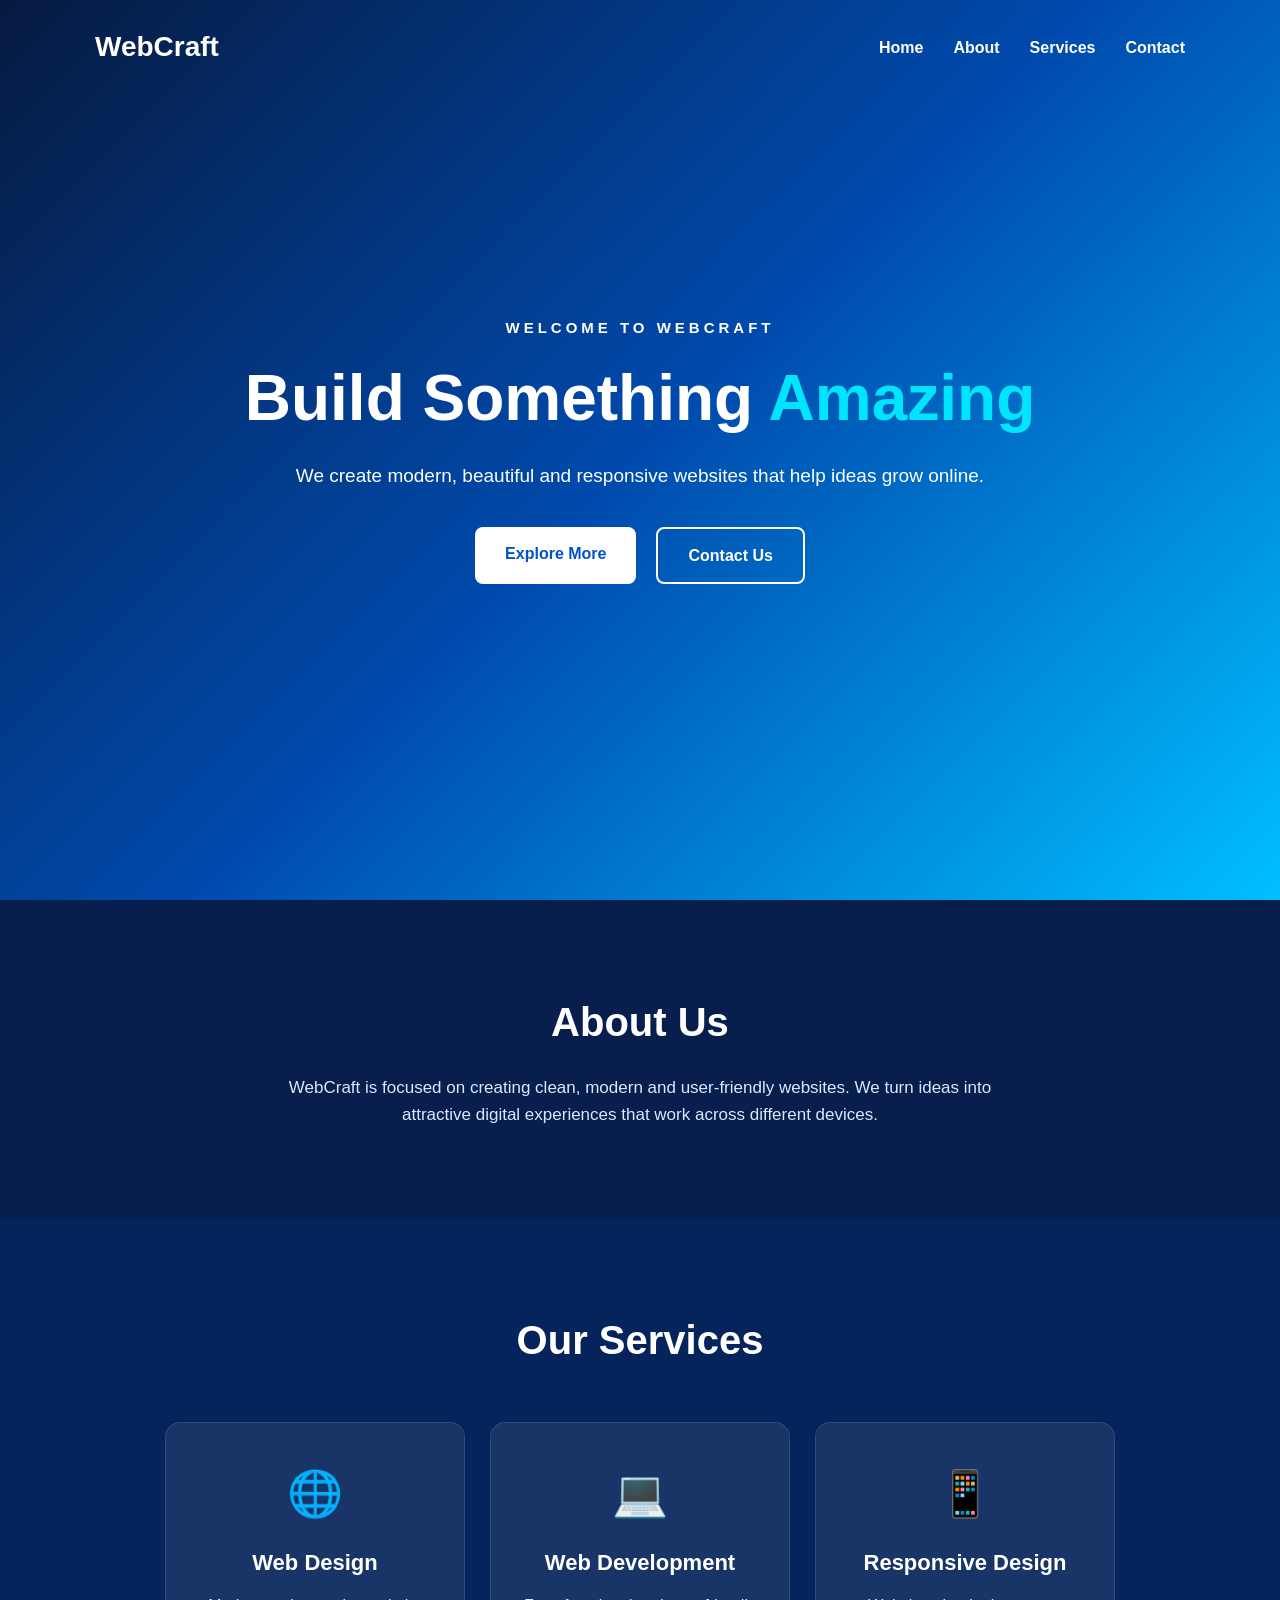
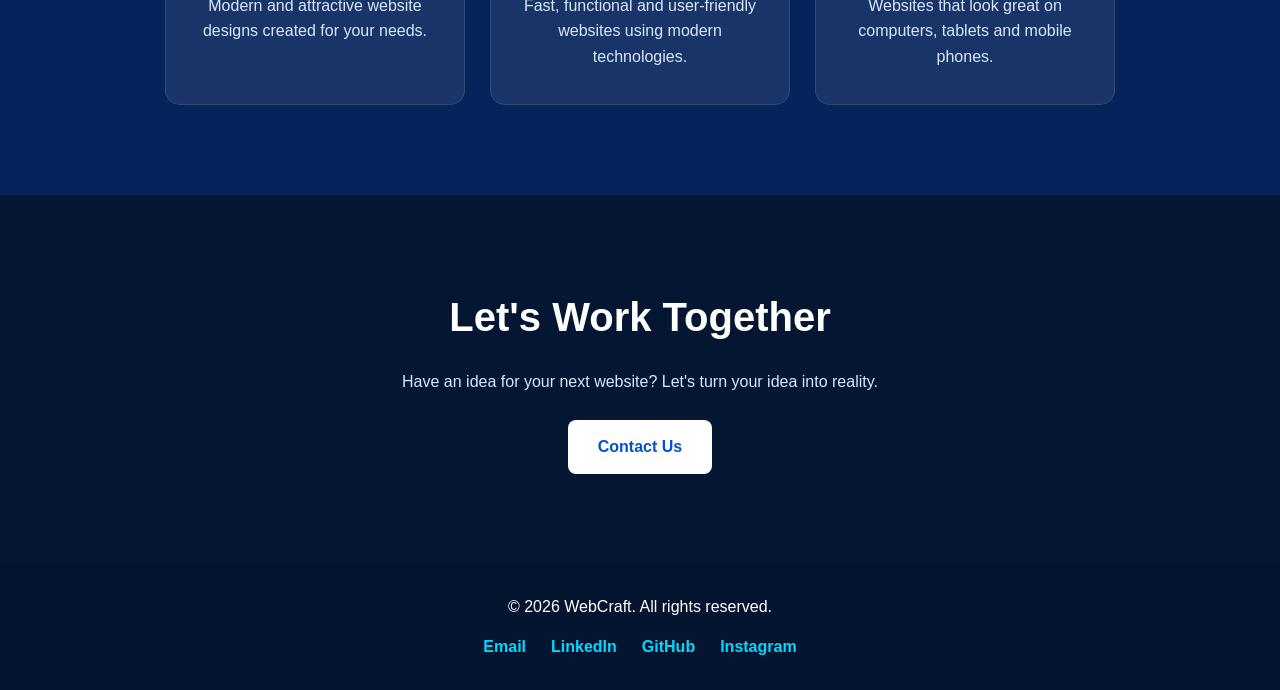
<file: OIBSIP/WebDev-L1-LandingPage/index.html>
<!DOCTYPE html>
<html lang="en">
<head>
    <meta charset="UTF-8">
    <meta name="viewport" content="width=device-width, initial-scale=1.0">

    <title>WebCraft | Creative Web Solutions</title>

    <!-- CSS File -->
    <link rel="stylesheet" href="style.css">
</head>

<body>

    <header>
        <nav class="navbar">

            <div class="logo">
                WebCraft
            </div>

            <ul class="nav-links">
                <li><a href="#home">Home</a></li>
                <li><a href="#about">About</a></li>
                <li><a href="#services">Services</a></li>
                <li><a href="#contact">Contact</a></li>
            </ul>

        </nav>
    </header>

    <section id="home" class="hero">

        <p class="welcome">WELCOME TO WEBCRAFT</p>

        <h1>
            Build Something <span>Amazing</span>
        </h1>

        <p class="hero-text">
            We create modern, beautiful and responsive websites
            that help ideas grow online.
        </p>

        <div class="hero-buttons">
            <a href="#services" class="btn primary-btn">
                Explore More
            </a>

            <a href="#contact" class="btn secondary-btn">
                Contact Us
            </a>
        </div>

    </section>

    <section id="about" class="section about">

        <h2>About Us</h2>

        <p>
            WebCraft is focused on creating clean, modern and
            user-friendly websites. We turn ideas into attractive
            digital experiences that work across different devices.
        </p>

    </section>

    <section id="services" class="section services">

        <h2>Our Services</h2>

        <div class="service-container">

            <div class="service-card">
                <div class="icon">🌐</div>
                <h3>Web Design</h3>
                <p>
                    Modern and attractive website designs
                    created for your needs.
                </p>
            </div>


            <div class="service-card">
                <div class="icon">💻</div>
                <h3>Web Development</h3>
                <p>
                    Fast, functional and user-friendly
                    websites using modern technologies.
                </p>
            </div>


            <div class="service-card">
                <div class="icon">📱</div>
                <h3>Responsive Design</h3>
                <p>
                    Websites that look great on computers,
                    tablets and mobile phones.
                </p>
            </div>

        </div>

    </section>

    <section id="contact" class="section contact">

        <h2>Let's Work Together</h2>

        <p>
            Have an idea for your next website?
            Let's turn your idea into reality.
        </p>

        <a href="mailto:hello@example.com" class="btn primary-btn">
            Contact Us
        </a>

    </section>

    <footer>
    <p>© 2026 WebCraft. All rights reserved.</p>

    <div class="footer-links">
        <a href="#">Email</a>
        <a href="#">LinkedIn</a>
        <a href="#">GitHub</a>
        <a href="#">Instagram</a>
    </div>
</footer>

</body>
</html>
</file>
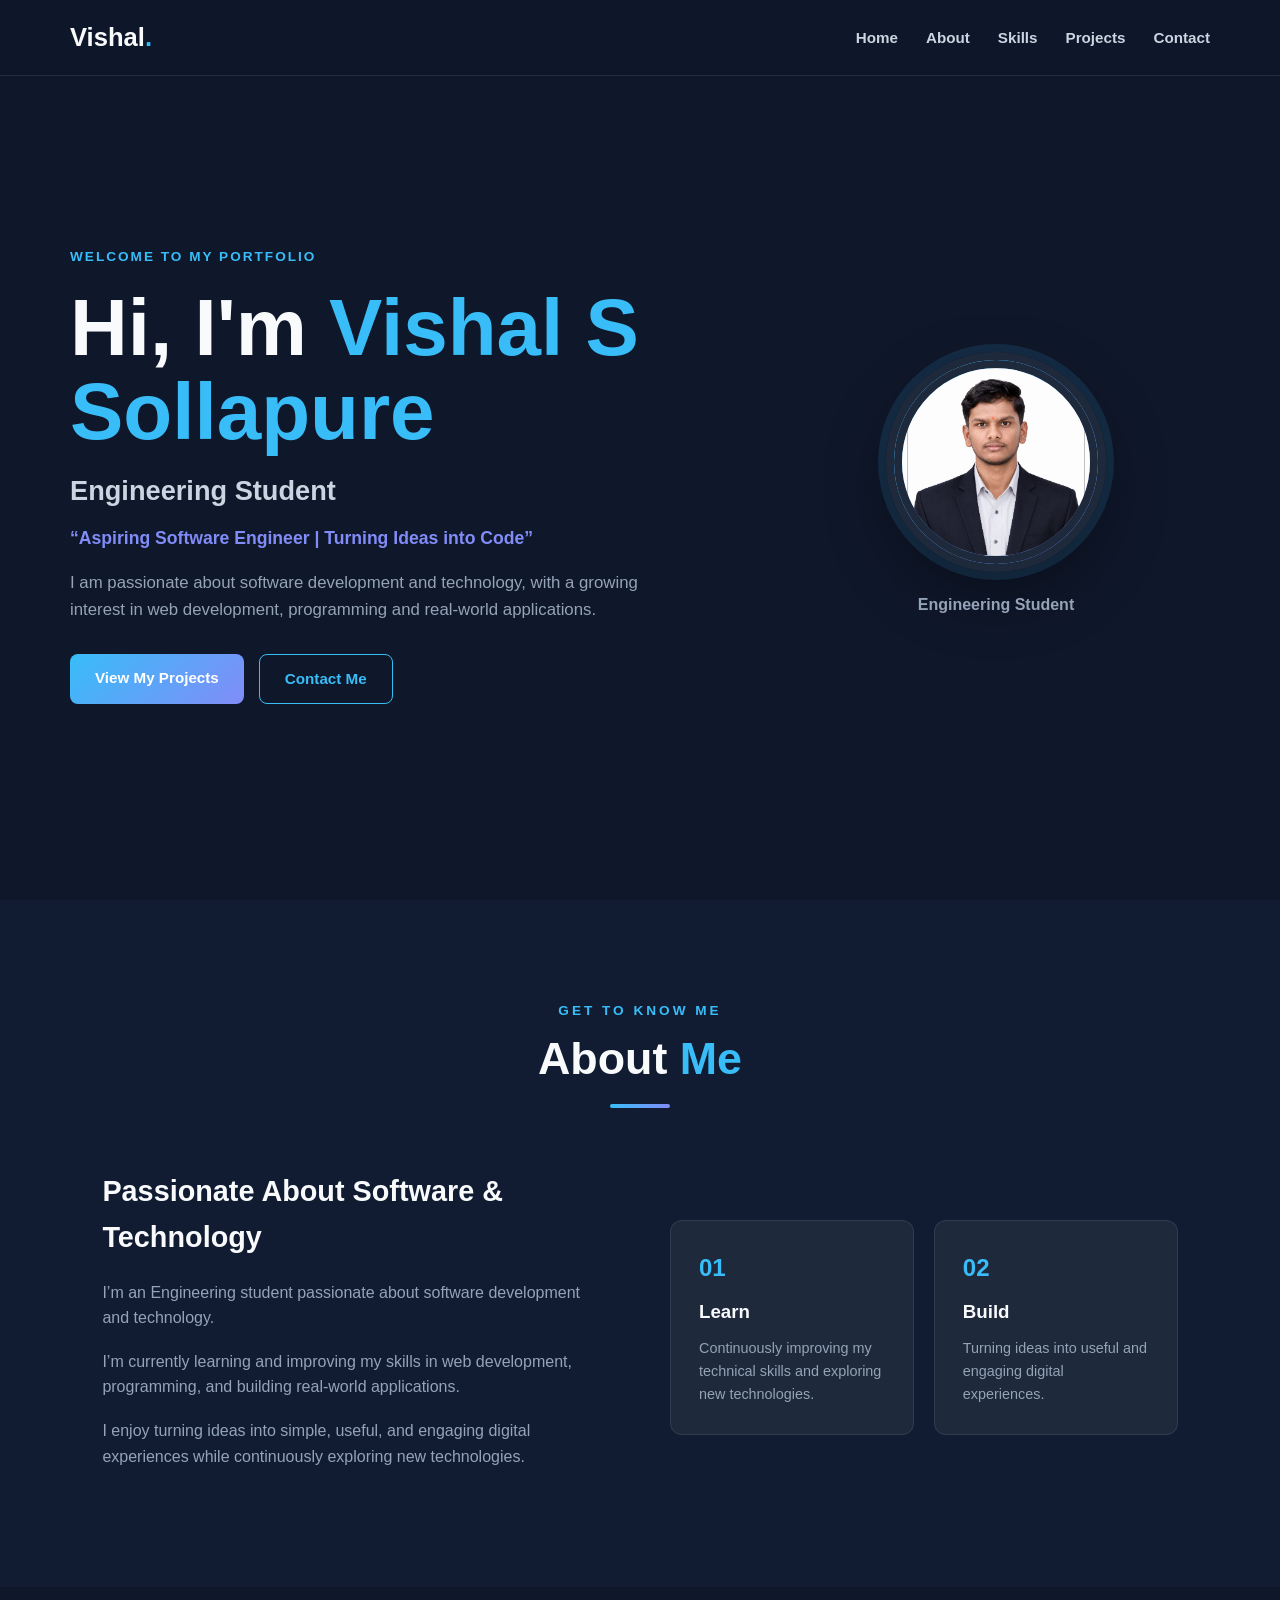
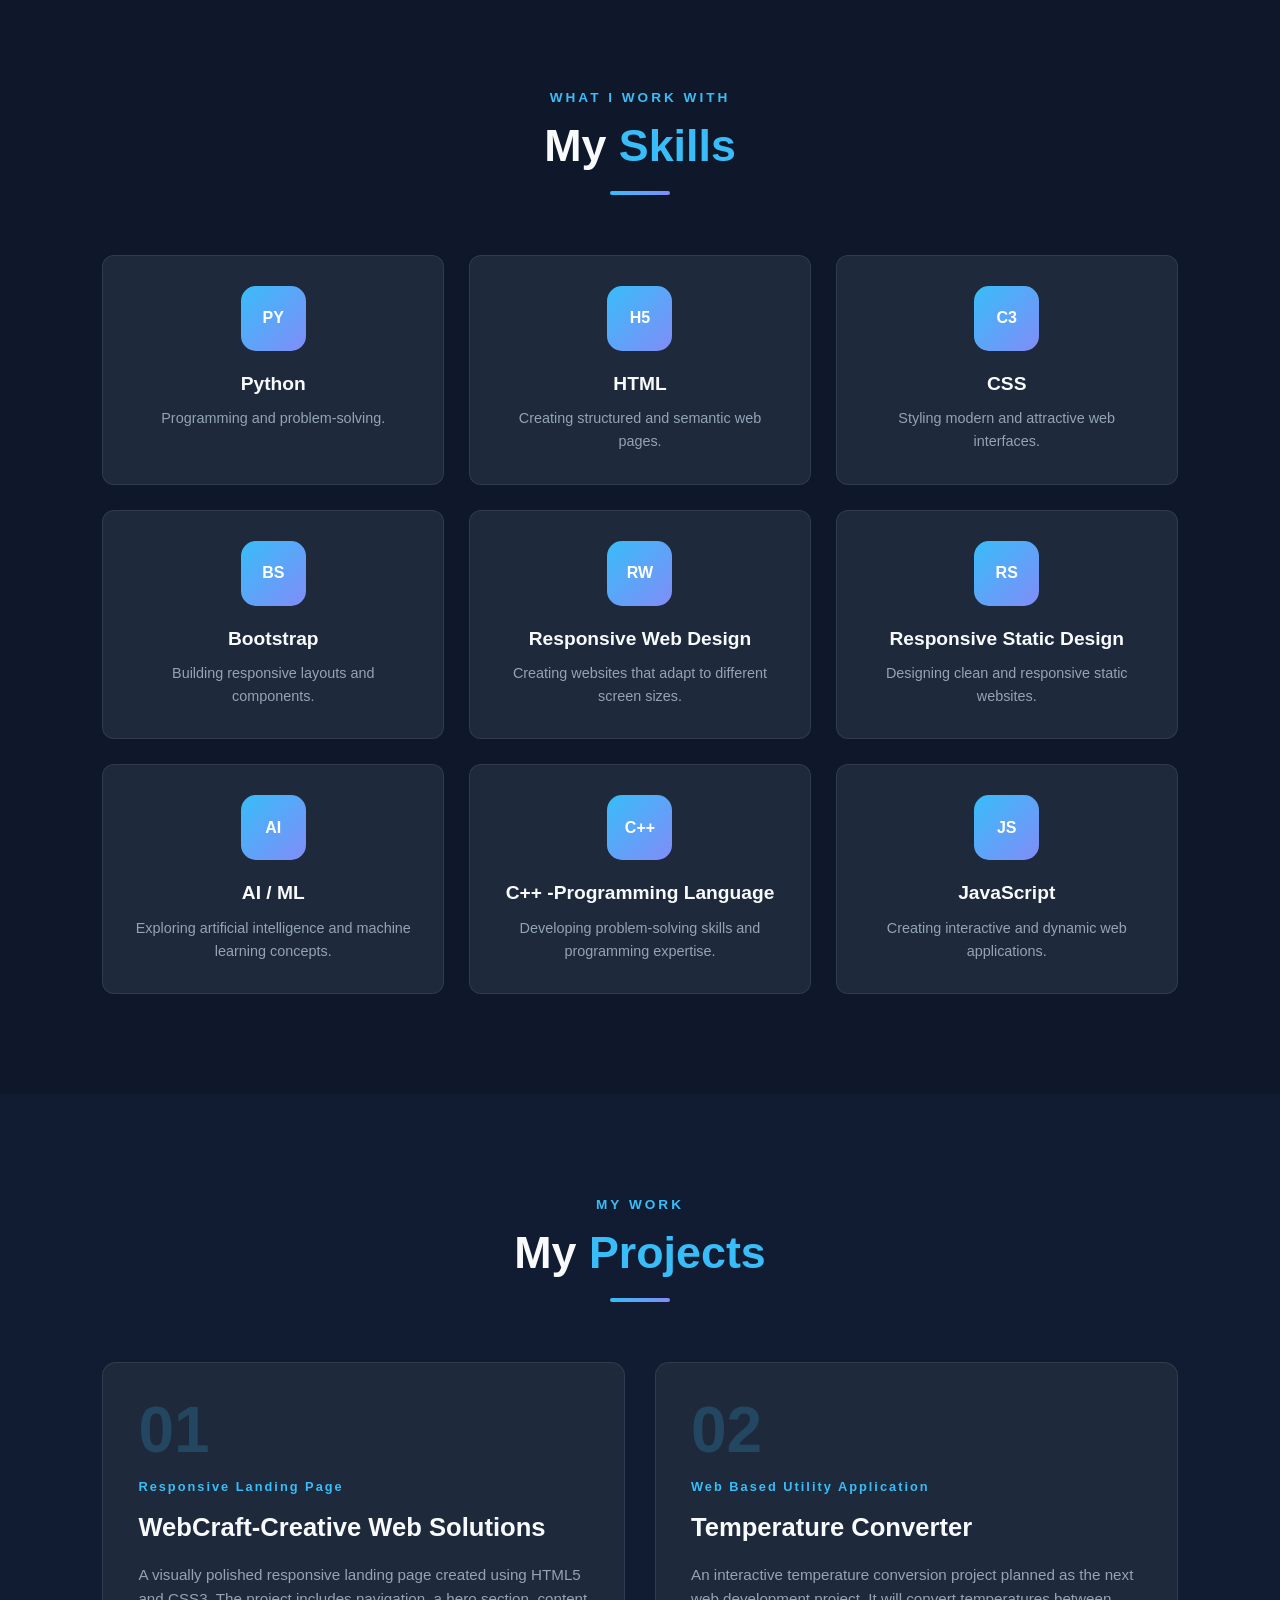
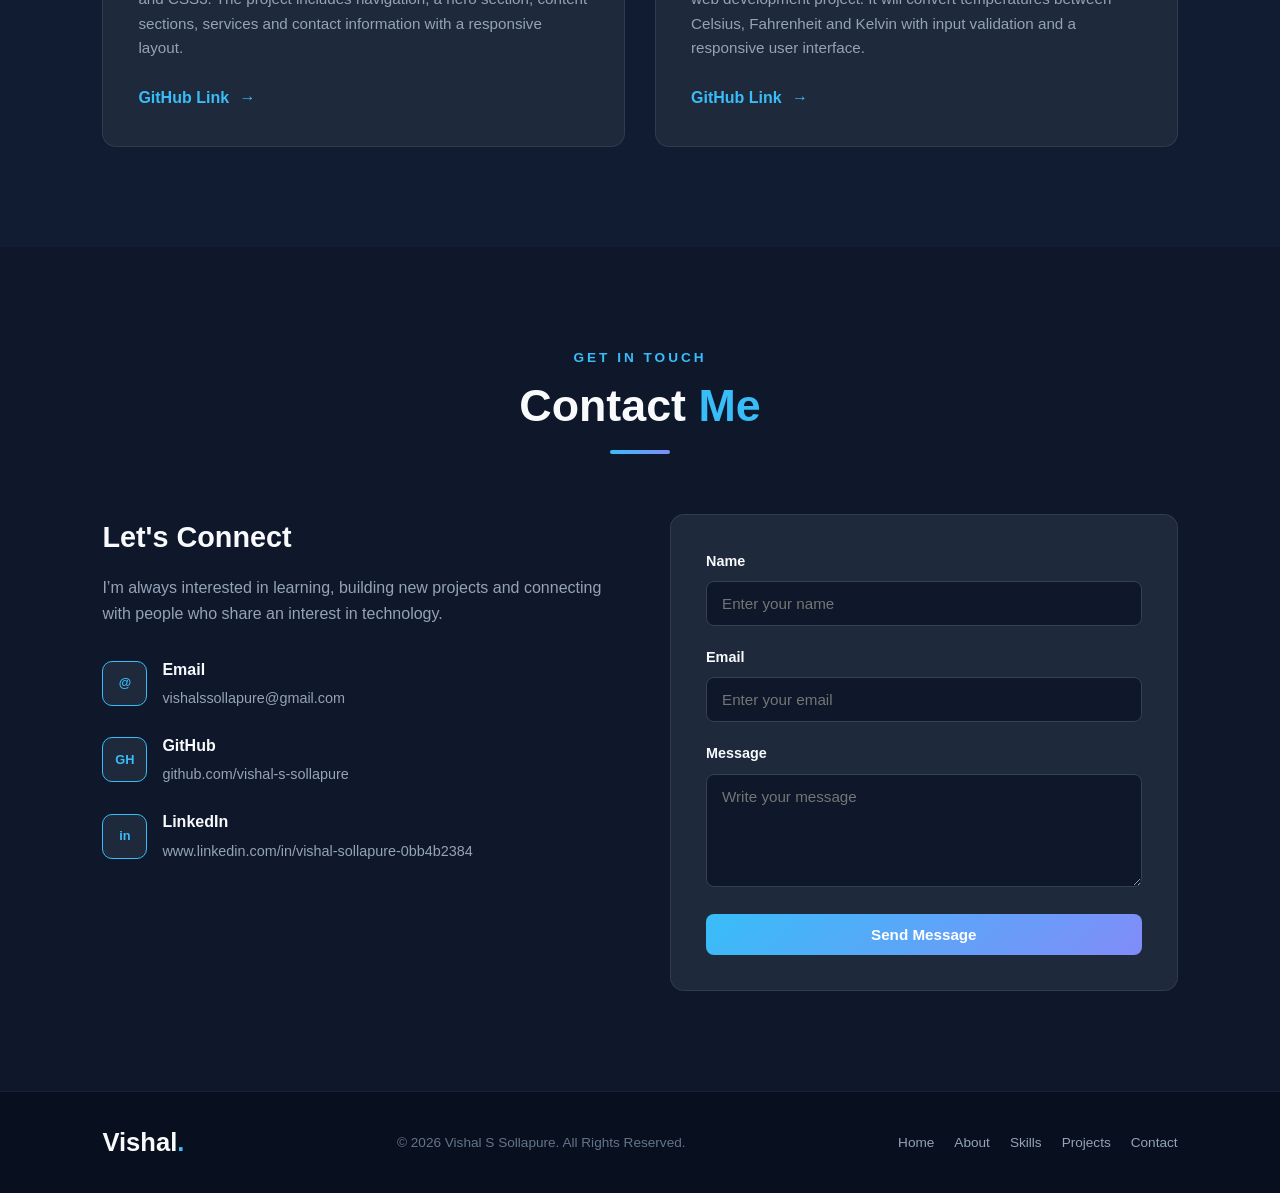
<file: OIBSIP/WebDev-L1-Portfolio/index.html>
<!DOCTYPE html>
<html lang="en">

<head>
    <meta charset="UTF-8">

    <meta name="viewport" content="width=device-width, initial-scale=1.0">

    <meta name="description"
        content="Portfolio of Vishal S Sollapure, an aspiring software engineer and engineering student.">

    <title>Vishal S Sollapure | Engineering Student</title>

    <link rel="stylesheet" href="style.css">
</head>

<body">

    <header class="header">

        <nav class="navbar">

            <a href="#home" class="logo">
                Vishal<span>.</span>
            </a>

            <ul class="nav-links">

                <li>
                    <a href="#home">Home</a>
                </li>

                <li>
                    <a href="#about">About</a>
                </li>

                <li>
                    <a href="#skills">Skills</a>
                </li>

                <li>
                    <a href="#projects">Projects</a>
                </li>

                <li>
                    <a href="#contact">Contact</a>
                </li>

            </ul>

        </nav>

    </header>

    <main>

        <section id="home" class="hero">

            <div class="hero-content">

                <p class="welcome-text">
                    WELCOME TO MY PORTFOLIO
                </p>

                <h1>
                    Hi, I'm <span>Vishal S Sollapure</span>
                </h1>

                <h2>
                    Engineering Student
                </h2>

                <p class="tagline">
                    “Aspiring Software Engineer | Turning Ideas into Code”
                </p>

                <p class="hero-description">
                    I am passionate about software development and
                    technology, with a growing interest in web
                    development, programming and real-world applications.
                </p>

                <div class="hero-buttons">

                    <a href="#projects" class="btn primary-btn">
                        View My Projects
                    </a>

                    <a href="#contact" class="btn secondary-btn">
                        Contact Me
                    </a>

                </div>

            </div>

            <div class="hero-image">

                <div class="profile-card">
                    <div class="profile-placeholder">
                        <img
                            src="images/profile.jpeg"
                            alt="Profile photo of Vishal S Sollapure"
                            class="profile-photo"/>

                    </div>

                    <p>
                        Engineering Student
                    </p>

                </div>

            </div>

        </section>

        <section id="about" class="section about-section">

            <div class="section-heading">

                <p class="section-label">
                    GET TO KNOW ME
                </p>

                <h2>
                    About <span>Me</span>
                </h2>

                <div class="heading-line"></div>

            </div>


            <div class="about-content">

                <div class="about-text">

                    <h3>
                        Passionate About Software & Technology
                    </h3>

                    <p>
                        I’m an Engineering student passionate about
                        software development and technology.
                    </p>

                    <p>
                        I’m currently learning and improving my skills
                        in web development, programming, and building
                        real-world applications.
                    </p>

                    <p>
                        I enjoy turning ideas into simple, useful, and
                        engaging digital experiences while continuously
                        exploring new technologies.
                    </p>

                </div>


                <div class="about-info">

                    <div class="info-box">

                        <span>01</span>

                        <h3>
                            Learn
                        </h3>

                        <p>
                            Continuously improving my technical skills
                            and exploring new technologies.
                        </p>

                    </div>


                    <div class="info-box">

                        <span>02</span>

                        <h3>
                            Build
                        </h3>

                        <p>
                            Turning ideas into useful and engaging
                            digital experiences.
                        </p>

                    </div>

                </div>

            </div>

        </section>

        <section id="skills" class="section skills-section">

            <div class="section-heading">

                <p class="section-label">
                    WHAT I WORK WITH
                </p>

                <h2>
                    My <span>Skills</span>
                </h2>

                <div class="heading-line"></div>

            </div>


            <div class="skills-grid">

                <div class="skill-card">

                    <div class="skill-icon">
                        PY
                    </div>

                    <h3>
                        Python
                    </h3>

                    <p>
                        Programming and problem-solving.
                    </p>

                </div>

                <div class="skill-card">

                    <div class="skill-icon">
                        H5
                    </div>

                    <h3>
                        HTML
                    </h3>

                    <p>
                        Creating structured and semantic web pages.
                    </p>

                </div>

                <div class="skill-card">

                    <div class="skill-icon">
                        C3
                    </div>

                    <h3>
                        CSS
                    </h3>

                    <p>
                        Styling modern and attractive web interfaces.
                    </p>

                </div>

                <div class="skill-card">

                    <div class="skill-icon">
                        BS
                    </div>

                    <h3>
                        Bootstrap
                    </h3>

                    <p>
                        Building responsive layouts and components.
                    </p>

                </div>

                <div class="skill-card">

                    <div class="skill-icon">
                        RW
                    </div>

                    <h3>
                        Responsive Web Design
                    </h3>

                    <p>
                        Creating websites that adapt to different
                        screen sizes.
                    </p>

                </div>

                <div class="skill-card">

                    <div class="skill-icon">
                        RS
                    </div>

                    <h3>
                        Responsive Static Design
                    </h3>

                    <p>
                        Designing clean and responsive static websites.
                    </p>

                </div>

                <div class="skill-card">

                    <div class="skill-icon">
                        AI
                    </div>

                    <h3>
                        AI / ML
                    </h3>
                    
                    <p>
                        Exploring artificial intelligence and
                        machine learning concepts.
                    </p>

                </div>
               
                <div class="skill-card">

                    <div class="skill-icon">
                        C++
                    </div>

                    <h3>
                        C++ -Programming Language
                    </h3>
                    
                    <p>
                        Developing problem-solving skills and
                        programming expertise.
                    </p>

                </div>
                    
                <div class="skill-card">

                    <div class="skill-icon">
                        JS
                    </div>

                    <h3>
                        JavaScript
                    </h3>

                    <p>
                        Creating interactive and dynamic web applications.
                    </p>

                </div>

            </div>

        </section>

        <section id="projects" class="section projects-section">

            <div class="section-heading">

                <p class="section-label">
                    MY WORK
                </p>

                <h2>
                    My <span>Projects</span>
                </h2>

                <div class="heading-line"></div>

            </div>


            <div class="projects-grid">

                <article class="project-card">

                    <div class="project-number">
                        01
                    </div>

                    <div class="project-content">

                        <p class="project-type">
                            Responsive Landing Page
                        </p>

                        <h3>
                            WebCraft-Creative Web Solutions
                        </h3>

                        <p>
                            A visually polished responsive landing page
                            created using HTML5 and CSS3. The project
                            includes navigation, a hero section, content
                            sections, services and contact information
                            with a responsive layout.
                        </p>


                        <a href="#contact" class="project-link">
                            GitHub Link
                            <span>→</span>
                        </a>

                    </div>

                </article>

                <article class="project-card">

                    <div class="project-number">
                        02
                    </div>

                    <div class="project-content">

                        <p class="project-type">
                            Web Based Utility Application 
                        </p>

                        <h3>
                            Temperature Converter
                        </h3>

                        <p>
                            An interactive temperature conversion project
                            planned as the next web development project.
                            It will convert temperatures between Celsius,
                            Fahrenheit and Kelvin with input validation
                            and a responsive user interface.
                        </p>

                        <a href="#contact" class="project-link">
                            GitHub Link
                            <span>→</span>
                        </a>

                    </div>

                </article>

            </div>

        </section>

        <section id="contact" class="section contact-section">

            <div class="section-heading">

                <p class="section-label">
                    GET IN TOUCH
                </p>

                <h2>
                    Contact <span>Me</span>
                </h2>

                <div class="heading-line"></div>

            </div>


            <div class="contact-container">

                <div class="contact-info">

                    <h3>
                        Let's Connect
                    </h3>

                    <p>
                        I’m always interested in learning, building
                        new projects and connecting with people who
                        share an interest in technology.
                    </p>

                    <div class="contact-item">

                        <div class="contact-icon">
                            @
                        </div>

                        <div>

                            <h4>
                                Email
                            </h4>

                            <a href="mailto:vishalssollapure@gmail.com">
                                vishalssollapure@gmail.com
                            </a>

                        </div>

                    </div>

                    <div class="contact-item">

                        <div class="contact-icon">
                            GH
                        </div>

                        <div>

                            <h4>
                                GitHub
                            </h4>

                            <a
                                href="https://github.com/vishal-s-sollapure"
                                target="_blank"
                                rel="noopener noreferrer">

                                github.com/vishal-s-sollapure

                            </a>

                        </div>

                    </div>

                    <div class="contact-item">

                        <div class="contact-icon">
                            in
                        </div>

                        <div>

                            <h4>
                                LinkedIn
                            </h4>

                            <a
                                href="https://www.linkedin.com/in/vishal-sollapure-0bb4b2384"
                                target="_blank"
                                rel="noopener noreferrer">

                                www.linkedin.com/in/vishal-sollapure-0bb4b2384

                            </a>

                        </div>

                    </div>

                </div>

                <form class="contact-form">

                    <div class="form-group">

                        <label for="name">
                            Name
                        </label>

                        <input
                            type="text"
                            id="name"
                            name="name"
                            placeholder="Enter your name"
                            required>

                    </div>


                    <div class="form-group">

                        <label for="email">
                            Email
                        </label>

                        <input
                            type="email"
                            id="email"
                            name="email"
                            placeholder="Enter your email"
                            required>

                    </div>


                    <div class="form-group">

                        <label for="message">
                            Message
                        </label>

                        <textarea
                            id="message"
                            name="message"
                            rows="5"
                            placeholder="Write your message"></textarea>

                    </div>


                    <button
                        type="submit"
                        class="btn primary-btn">

                        Send Message

                    </button>

                </form>

            </div>

        </section>

    </main>

    <footer class="footer">

        <div class="footer-content">

            <a href="#home" class="logo">
                Vishal<span>.</span>
            </a>

            <p>
                © 2026 Vishal S Sollapure. All Rights Reserved.
            </p>

            <div class="footer-links">

                <a href="#home">
                    Home
                </a>

                <a href="#about">
                    About
                </a>

                <a href="#skills">
                    Skills
                </a>

                <a href="#projects">
                    Projects
                </a>

                <a href="#contact">
                    Contact
                </a>

            </div>

        </div>

    </footer>

</body>

</html>
</file>
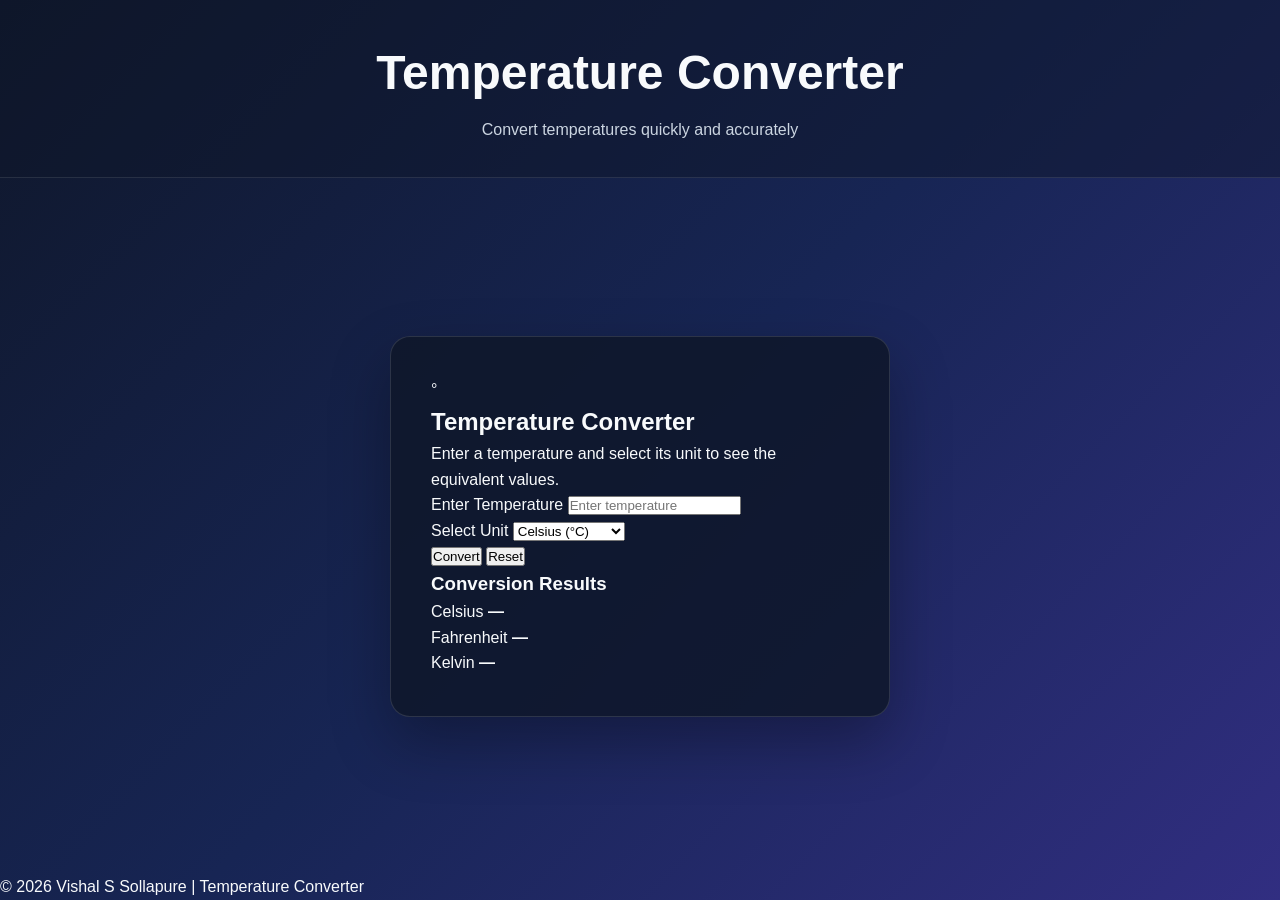
<file: OIBSIP/WebDev-L1-TemperatureConverter/index.html>
<!DOCTYPE html>
<html lang="en">

<head>
    <meta charset="UTF-8">

    <meta name="viewport" content="width=device-width, initial-scale=1.0">

    <meta name="description"
        content="Responsive Temperature Converter using HTML, CSS and JavaScript">

    <title>Temperature Converter | Vishal S Sollapure</title>

    <link rel="stylesheet" href="style.css">
</head>

<body>

    <!-- Header -->
    <header class="header">

        <div class="container">

            <h1>Temperature Converter</h1>

            <p>
                Convert temperatures quickly and accurately
            </p>

        </div>

    </header>


    <!-- Main -->
    <main class="main">

        <section class="converter-card">

            <div class="card-heading">

                <span class="icon">°</span>

                <h2>Temperature Converter</h2>

                <p>
                    Enter a temperature and select its unit
                    to see the equivalent values.
                </p>

            </div>


            <!-- Input -->
            <div class="form-group">

                <label for="temperature">
                    Enter Temperature
                </label>

                <input
                    type="number"
                    id="temperature"
                    placeholder="Enter temperature"
                    step="any"
                    autocomplete="off">

            </div>


            <!-- Unit -->
            <div class="form-group">

                <label for="unit">
                    Select Unit
                </label>

                <select id="unit">

                    <option value="celsius">
                        Celsius (°C)
                    </option>

                    <option value="fahrenheit">
                        Fahrenheit (°F)
                    </option>

                    <option value="kelvin">
                        Kelvin (K)
                    </option>

                </select>

            </div>


            <!-- Buttons -->
            <div class="buttons">

                <button
                    type="button"
                    id="convertBtn"
                    class="btn convert-btn">

                    Convert

                </button>

                <button
                    type="button"
                    id="resetBtn"
                    class="btn reset-btn">

                    Reset

                </button>

            </div>


            <!-- Error Message -->
            <p
                id="errorMessage"
                class="error-message"
                role="alert">
            </p>


            <!-- Results -->
            <div
                id="resultBox"
                class="result-box"
                aria-live="polite">

                <h3>Conversion Results</h3>

                <div class="result-item">

                    <span>
                        Celsius
                    </span>

                    <strong id="celsiusResult">
                        —
                    </strong>

                </div>


                <div class="result-item">

                    <span>
                        Fahrenheit
                    </span>

                    <strong id="fahrenheitResult">
                        —
                    </strong>

                </div>


                <div class="result-item">

                    <span>
                        Kelvin
                    </span>

                    <strong id="kelvinResult">
                        —
                    </strong>

                </div>

            </div>

        </section>

    </main>


    <!-- Footer -->
    <footer class="footer">

        <p>
            © 2026 Vishal S Sollapure |
            Temperature Converter
        </p>

    </footer>


    <script src="script.js"></script>

</body>

</html>
</file>
<file: OIBSIP/WebDev-L1-LandingPage/style.css>
* {
    margin: 0;
    padding: 0;
    box-sizing: border-box;
}

body {
    font-family: Arial, Helvetica, sans-serif;
    color: white;
    background: #061a40;
    line-height: 1.6;
}

header {
    position: absolute;
    top: 0;
    left: 0;
    width: 100%;
    z-index: 10;
}


.navbar {
    max-width: 1150px;
    margin: auto;
    padding: 25px 30px;

    display: flex;
    justify-content: space-between;
    align-items: center;
}


.logo {
    font-size: 28px;
    font-weight: bold;
    color: white;
}


.nav-links {
    display: flex;
    gap: 30px;
    list-style: none;
}


.nav-links a {
    color: white;
    text-decoration: none;
    font-weight: bold;
    transition: 0.3s;
}


.nav-links a:hover {
    color: #00e5ff;
}

.hero {
    min-height: 100vh;

    display: flex;
    flex-direction: column;
    justify-content: center;
    align-items: center;

    text-align: center;

    padding: 120px 20px;

    background: linear-gradient(
        135deg,
        #061a40,
        #004aad,
        #00bfff
    );
}


.welcome {
    font-size: 15px;
    font-weight: bold;
    letter-spacing: 4px;
    margin-bottom: 20px;
}


.hero h1 {
    font-size: 64px;
    line-height: 1.2;
    margin-bottom: 25px;
}


.hero h1 span {
    color: #00e5ff;
}


.hero-text {
    max-width: 700px;
    font-size: 19px;
    margin-bottom: 35px;
}

.hero-buttons {
    display: flex;
    gap: 20px;
    justify-content: center;
    flex-wrap: wrap;
}


.btn {
    display: inline-block;
    padding: 14px 30px;

    border-radius: 8px;

    text-decoration: none;
    font-weight: bold;

    transition: 0.3s;
}


.primary-btn {
    background: white;
    color: #0052cc;
}


.primary-btn:hover {
    transform: translateY(-4px);
    background: #e8faff;
}


.secondary-btn {
    color: white;
    border: 2px solid white;
}


.secondary-btn:hover {
    background: white;
    color: #0052cc;
    transform: translateY(-4px);
}

.section {
    padding: 90px 20px;
    text-align: center;
}


.section h2 {
    font-size: 40px;
    margin-bottom: 20px;
}


.section > p {
    max-width: 750px;
    margin: 0 auto;
}

.about {
    background: #081f4d;
}


.about p {
    color: #d9e8ff;
    font-size: 17px;
}

.services {
    background: #06245c;
}


.service-container {
    max-width: 1100px;
    margin: 50px auto 0;

    display: flex;
    justify-content: center;
    gap: 25px;

    flex-wrap: wrap;
}


.service-card {
    width: 300px;
    padding: 35px 25px;

    background: rgba(255, 255, 255, 0.08);

    border-radius: 15px;

    border: 1px solid rgba(255, 255, 255, 0.1);

    transition: 0.3s;
}


.service-card:hover {
    transform: translateY(-10px);
    background: rgba(255, 255, 255, 0.15);
}


.icon {
    font-size: 45px;
    margin-bottom: 15px;
}


.service-card h3 {
    font-size: 22px;
    margin-bottom: 12px;
}


.service-card p {
    color: #d9e8ff;
}

.contact {
    background: #041631;
}


.contact p {
    color: #d9e8ff;
    margin-bottom: 25px;
}

footer {
    text-align: center;
    padding: 30px 20px;
    background: #06152f;
    color: white;
}

.footer-links {
    margin-top: 15px;
    display: flex;
    justify-content: center;
    gap: 25px;
    flex-wrap: wrap;
}

.footer-links a {
    color: #00d9ff;
    text-decoration: none;
    font-weight: 600;
}

.footer-links a:hover {
    text-decoration: underline;
}

@media (max-width: 768px) {

    nav {
        flex-direction: column;
        align-items: center;
        padding: 15px 20px;
    }
    nav-links {
        display: flex;
        flex-wrap: wrap;
        justify-content: center;
        gap: 15px;
    }
    nav ul {
        gap: 15px;
    }

    nav ul li a {
        font-size: 14px;
    }

    .hero h1 {
        font-size: 42px;
    }

    .hero p {
        font-size: 16px;
        padding: 0 20px;
    }

    .services-container {
        flex-direction: column;
        align-items: center;
    }

    .service-card {
        width: 90%;
        max-width: 400px;
    }

    .about-section {
        padding: 70px 20px;
    }

    .contact-section {
        padding: 70px 20px;
    }
}
</file>
<file: OIBSIP/WebDev-L1-Portfolio/style.css>
* {
    margin: 0;
    padding: 0;
    box-sizing: border-box;
}

html {
    scroll-behavior: smooth;
    scroll-padding-top: 90px;
}

body {
    font-family: "Segoe UI", Arial, sans-serif;
    background: #0f172a;
    color: #f8fafc;
    line-height: 1.6;
}

a {
    text-decoration: none;
    color: inherit;
}

ul {
    list-style: none;
}

section {
    width: 100%;
}

.section {
    padding: 100px 8%;
}

.section-heading {
    text-align: center;
    margin-bottom: 60px;
}

.section-label {
    color: #38bdf8;
    font-size: 0.85rem;
    font-weight: 700;
    letter-spacing: 3px;
    margin-bottom: 10px;
}

.section-heading h2 {
    font-size: 2.8rem;
    line-height: 1.2;
}

.section-heading h2 span {
    color: #38bdf8;
}

.heading-line {
    width: 60px;
    height: 4px;

    margin: 18px auto 0;

    background: linear-gradient(
        90deg,
        #38bdf8,
        #818cf8
    );

    border-radius: 10px;
}

.header {
    position: fixed;

    top: 0;
    left: 0;

    width: 100%;

    z-index: 1000;

    background: rgba(15, 23, 42, 0.96);

    border-bottom:
        1px solid rgba(148, 163, 184, 0.15);

    backdrop-filter: blur(12px);
}

.navbar {
    max-width: 1200px;

    min-height: 75px;

    margin: auto;

    padding: 0 30px;

    display: flex;

    align-items: center;

    justify-content: space-between;
}

.logo {
    font-size: 1.6rem;

    font-weight: 800;

    color: #f8fafc;
}

.logo span {
    color: #38bdf8;
}

.nav-links {
    display: flex;

    align-items: center;

    gap: 28px;
}

.nav-links a {
    position: relative;

    color: #cbd5e1;

    font-size: 0.95rem;

    font-weight: 600;

    transition: color 0.3s ease;
}

.nav-links a::after {
    content: "";

    position: absolute;

    left: 0;
    bottom: -7px;

    width: 0;
    height: 2px;

    background: #38bdf8;

    transition: width 0.3s ease;
}

.nav-links a:hover {
    color: #38bdf8;
}

.nav-links a:hover::after {
    width: 100%;
}

.hero {
    min-height: 100vh;

    max-width: 1200px;

    margin: auto;

    padding:
        130px 30px 80px;

    display: grid;

    grid-template-columns:
        1.2fr 0.8fr;

    align-items: center;

    gap: 70px;
}

.welcome-text {
    color: #38bdf8;

    font-size: 0.85rem;

    font-weight: 700;

    letter-spacing: 2px;

    margin-bottom: 18px;
}

.hero-content h1 {
    font-size:
        clamp(2.8rem, 7vw, 5rem);

    line-height: 1.05;

    margin-bottom: 15px;
}

.hero-content h1 span {
    color: #38bdf8;
}

.hero-content h2 {
    color: #cbd5e1;

    font-size: 1.7rem;

    margin-bottom: 12px;
}

.tagline {
    color: #818cf8;

    font-size: 1.1rem;

    font-weight: 600;

    margin-bottom: 18px;
}

.hero-description {
    max-width: 620px;

    color: #94a3b8;

    font-size: 1.05rem;

    margin-bottom: 30px;
}

.hero-buttons {
    display: flex;

    gap: 15px;

    flex-wrap: wrap;
}

.btn {
    display: inline-block;

    padding: 12px 25px;

    border-radius: 8px;

    font-size: 0.95rem;

    font-weight: 700;

    cursor: pointer;

    transition:
        transform 0.3s ease,
        box-shadow 0.3s ease,
        background 0.3s ease;
}

.primary-btn {
    border: none;

    background:
        linear-gradient(
            135deg,
            #38bdf8,
            #818cf8
        );

    color: #ffffff;
}

.primary-btn:hover {
    transform: translateY(-3px);

    box-shadow:
        0 10px 25px
        rgba(56, 189, 248, 0.25);
}

.secondary-btn {
    border: 1px solid #38bdf8;

    color: #38bdf8;
}

.secondary-btn:hover {
    background: #38bdf8;

    color: #0f172a;

    transform: translateY(-3px);
}

.hero-image {
    display: flex;

    justify-content: center;

    align-items: center;
}

.profile-card {
    text-align: center;
}

.profile-placeholder {
    width: 220px;
    height: 220px;

    border-radius: 50%;

    display: flex;
    
    overflow: hidden;
    
    margin: 20px auto; 

    align-items: center;

    justify-content: center;

    background:
        linear-gradient(
            135deg,
            #38bdf8,
            #818cf8
        );

    border:
        8px solid #1e293b;

    box-shadow:
        0 0 0 8px
        rgba(56, 189, 248, 0.12),

        0 25px 60px
        rgba(0, 0, 0, 0.35);
}

.profile-placeholder span {
    font-size: 4.5rem;

    font-weight: 800;

    color: #ffffff;
}
.profile-photo {
    width: 100%;
    height: 100%;
    object-fit: cover;
    display: block;
    border-radius: 50%;
    border: 8px solid #1e293b;
    box-shadow:
        0 0 0 8px rgba(56, 189, 248, 0.12),
        0 25px 60px rgba(0, 0, 0, 0.35);
}

.profile-photo img {
    width: 100%;
    height: 100%;

    object-fit: cover;
    object-position: center;

    display: block;
}
@media (max-width: 600px) {

    .profile-photo {
        width: 170px;
        height: 170px;
    }
}

.profile-card p {
    margin-top: 18px;

    color: #94a3b8;

    font-weight: 600;
}

.about-section {
    background: #111c32;
}

.about-content {
    max-width: 1100px;

    margin: auto;

    display: grid;

    grid-template-columns:
        1fr 1fr;

    gap: 60px;

    align-items: center;
}

.about-text h3 {
    font-size: 1.8rem;

    margin-bottom: 20px;
}

.about-text p {
    color: #94a3b8;

    margin-bottom: 18px;

    font-size: 1rem;
}

.about-info {
    display: grid;

    grid-template-columns:
        1fr 1fr;

    gap: 20px;
}

.info-box {
    background: #1e293b;

    padding: 28px;

    border:
        1px solid
        rgba(148, 163, 184, 0.15);

    border-radius: 12px;

    transition:
        transform 0.3s ease,
        border-color 0.3s ease;
}

.info-box:hover {
    transform: translateY(-5px);

    border-color: #38bdf8;
}

.info-box span {
    color: #38bdf8;

    font-size: 1.5rem;

    font-weight: 800;
}

.info-box h3 {
    margin: 10px 0;
}

.info-box p {
    color: #94a3b8;

    font-size: 0.9rem;
}

.skills-grid {
    max-width: 1100px;

    margin: auto;

    display: grid;

    grid-template-columns:
        repeat(3, 1fr);

    gap: 25px;
}

.skill-card {
    background: #1e293b;

    padding: 30px;

    border-radius: 12px;

    text-align: center;

    border:
        1px solid
        rgba(148, 163, 184, 0.15);

    transition:
        transform 0.3s ease,
        border-color 0.3s ease,
        box-shadow 0.3s ease;
}

.skill-card:hover {
    transform: translateY(-8px);

    border-color: #38bdf8;

    box-shadow:
        0 15px 30px
        rgba(0, 0, 0, 0.2);
}

.skill-icon {
    width: 65px;
    height: 65px;

    margin:
        0 auto 18px;

    border-radius: 15px;

    display: flex;

    align-items: center;

    justify-content: center;

    background:
        linear-gradient(
            135deg,
            #38bdf8,
            #818cf8
        );

    color: #ffffff;

    font-weight: 800;

    font-size: 1rem;
}

.skill-card h3 {
    font-size: 1.2rem;

    margin-bottom: 8px;
}

.skill-card p {
    color: #94a3b8;

    font-size: 0.9rem;
}

.projects-section {
    background: #111c32;
}

.projects-grid {
    max-width: 1100px;

    margin: auto;

    display: grid;

    grid-template-columns:
        repeat(2, 1fr);

    gap: 30px;
}

.project-card {
    position: relative;

    overflow: hidden;

    background: #1e293b;

    padding: 35px;

    border-radius: 14px;

    border:
        1px solid
        rgba(148, 163, 184, 0.15);

    transition:
        transform 0.3s ease,
        border-color 0.3s ease;
}

.project-card:hover {
    transform: translateY(-8px);

    border-color: #38bdf8;
}

.project-number {
    color:
        rgba(56, 189, 248, 0.2);

    font-size: 4rem;

    font-weight: 800;

    line-height: 1;

    margin-bottom: 15px;
}

.project-type {
    color: #38bdf8;

    font-size: 0.8rem;

    font-weight: 700;

    letter-spacing: 2px;

    margin-bottom: 10px;
}

.project-content h3 {
    font-size: 1.6rem;

    margin-bottom: 15px;
}

.project-content > p:not(.project-type) {
    color: #94a3b8;

    font-size: 0.95rem;

    margin-bottom: 25px;
}

.project-link {
    color: #38bdf8;

    font-weight: 700;

    transition: color 0.3s ease;
}

.project-link:hover {
    color: #818cf8;
}

.project-link span {
    margin-left: 6px;
}

.contact-container {
    max-width: 1100px;

    margin: auto;

    display: grid;

    grid-template-columns:
        1fr 1fr;

    gap: 60px;
}

.contact-info h3 {
    font-size: 1.8rem;

    margin-bottom: 15px;
}

.contact-info > p {
    color: #94a3b8;

    margin-bottom: 30px;
}

.contact-item {
    display: flex;

    align-items: center;

    gap: 15px;

    margin-bottom: 22px;
}

.contact-icon {
    width: 45px;
    height: 45px;

    flex-shrink: 0;

    display: flex;

    align-items: center;

    justify-content: center;

    background: #1e293b;

    border:
        1px solid #38bdf8;

    border-radius: 10px;

    color: #38bdf8;

    font-weight: 800;

    font-size: 0.8rem;
}

.contact-item h4 {
    margin-bottom: 3px;
}

.contact-item a {
    color: #94a3b8;

    font-size: 0.9rem;

    word-break: break-word;
}

.contact-item a:hover {
    color: #38bdf8;
}

.contact-form {
    background: #1e293b;

    padding: 35px;

    border-radius: 14px;

    border:
        1px solid
        rgba(148, 163, 184, 0.15);
}

.form-group {
    margin-bottom: 20px;
}

.form-group label {
    display: block;

    margin-bottom: 8px;

    font-size: 0.9rem;

    font-weight: 600;
}

.form-group input,
.form-group textarea {
    width: 100%;

    padding: 13px 15px;

    border:
        1px solid #334155;

    border-radius: 8px;

    outline: none;

    background: #0f172a;

    color: #f8fafc;

    font-family: inherit;

    font-size: 0.95rem;

    transition:
        border-color 0.3s ease;
}

.form-group input:focus,
.form-group textarea:focus {
    border-color: #38bdf8;
}

.form-group textarea {
    resize: vertical;
}

.contact-form .btn {
    width: 100%;
}

.footer {
    background: #080f1e;

    border-top:
        1px solid
        rgba(148, 163, 184, 0.12);

    padding: 30px 8%;
}

.footer-content {
    max-width: 1200px;

    margin: auto;

    display: flex;

    align-items: center;

    justify-content: space-between;

    gap: 20px;
}

.footer p {
    color: #64748b;

    font-size: 0.85rem;

    text-align: center;
}

.footer-links {
    display: flex;

    gap: 20px;
}

.footer-links a {
    color: #94a3b8;

    font-size: 0.85rem;

    transition: color 0.3s ease;
}

.footer-links a:hover {
    color: #38bdf8;
}

@media (max-width: 900px) {

    .hero {
        grid-template-columns: 1fr;

        text-align: center;

        gap: 45px;
    }

    .hero-content {
        order: 1;
    }

    .hero-image {
        order: 2;
    }

    .hero-description {
        margin-left: auto;

        margin-right: auto;
    }

    .hero-buttons {
        justify-content: center;
    }

    .about-content {
        grid-template-columns: 1fr;
    }

    .skills-grid {
        grid-template-columns:
            repeat(2, 1fr);
    }

    .contact-container {
        grid-template-columns: 1fr;
    }
}

@media (max-width: 650px) {

    .section {
        padding: 75px 5%;
    }

    .navbar {
        padding:
            12px 18px;

        flex-direction: column;

        gap: 12px;
    }

    .nav-links {
        width: 100%;

        justify-content: center;

        gap: 14px;

        flex-wrap: wrap;
    }

    .nav-links a {
        font-size: 0.8rem;
    }

    .hero {
        padding:
            155px 20px 70px;
    }

    .welcome-text {
        font-size: 0.7rem;

        letter-spacing: 1.5px;
    }

    .hero-content h1 {
        font-size: 2.7rem;
    }

    .hero-content h2 {
        font-size: 1.35rem;
    }

    .tagline {
        font-size: 0.95rem;
    }

    .hero-description {
        font-size: 0.95rem;
    }

    .hero-buttons {
        flex-direction: column;

        align-items: stretch;
    }

    .btn {
        text-align: center;
    }


    /* PROFILE */

    .profile-placeholder {
        width: 210px;
        height: 210px;
    }

    .profile-placeholder span {
        font-size: 3.2rem;
    }


    .section-heading {
        margin-bottom: 40px;
    }

    .section-heading h2 {
        font-size: 2.2rem;
    }

    .about-info {
        grid-template-columns: 1fr;
    }


    /* SKILLS */

    .skills-grid {
        grid-template-columns: 1fr;
    }

    .projects-grid {
        grid-template-columns: 1fr;
    }

    .project-card {
        padding: 28px;
    }


    /* CONTACT */

    .contact-form {
        padding: 25px;
    }


    /* FOOTER */

    .footer-content {
        flex-direction: column;

        text-align: center;
    }

    .footer-links {
        flex-wrap: wrap;

        justify-content: center;
    }
}

@media (max-width: 400px) {

    .navbar {
        padding-left: 10px;

        padding-right: 10px;
    }

    .nav-links {
        gap: 9px;
    }

    .nav-links a {
        font-size: 0.72rem;
    }

    .hero {
        padding-left: 15px;

        padding-right: 15px;
    }

    .hero-content h1 {
        font-size: 2.3rem;
    }

    .tagline {
        font-size: 0.85rem;
    }

    .profile-placeholder {
        width: 180px;

        height: 180px;
    }

    .profile-placeholder span {
        font-size: 2.8rem;
    }

    .project-content h3 {
        font-size: 1.35rem;
    }

}
</file>
<file: OIBSIP/WebDev-L1-TemperatureConverter/style.css>
* {
    margin: 0;
    padding: 0;
    box-sizing: border-box;
}

html {
    scroll-behavior: smooth;
}

body {
    min-height: 100vh;

    display: flex;
    flex-direction: column;

    font-family:
        "Segoe UI",
        Arial,
        sans-serif;

    color: #f8fafc;

    background:
        linear-gradient(
            135deg,
            #0f172a,
            #172554,
            #312e81
        );

    line-height: 1.6;
}

.header {
    padding: 35px 20px;

    text-align: center;

    border-bottom:
        1px solid
        rgba(255, 255, 255, 0.1);

    background:
        rgba(15, 23, 42, 0.5);
}

.header h1 {
    font-size:
        clamp(2rem, 5vw, 3rem);

    margin-bottom: 5px;
}

.header p {
    color: #cbd5e1;

    font-size: 1rem;
}

.main {
    flex: 1;

    display: flex;

    justify-content: center;

    align-items: center;

    padding: 60px 20px;
}

.converter-card {
    width: 100%;

    max-width: 500px;

    padding: 40px;

    border:
        1px solid
        rgba(255, 255, 255, 0.12);

    border-radius: 20px;

    background:
        rgba(15, 23, 42, 0.85);

    box-shadow:
        0 25px 60px
        rgba(0, 0, 0, 0.3);

    backdrop-filter: blur(12px)
.card-heading {
    text-align: center;

    margin-bottom: 30px;
}

.icon {
    width: 60px;
    height: 60px;

    display: flex;

    align-items: center;
    justify-content: center;

    margin: 0 auto 15px;

    border-radius: 50%;

    background:
        linear-gradient(
            135deg,
            #38bdf8,
            #818cf8
        );

    font-size: 2rem;

    font-weight: 700;
}

.card-heading h2 {
    font-size: 1.7rem;

    margin-bottom: 8px;
}

.card-heading p {
    color: #94a3b8;

    font-size: 0.9rem;
}

.form-group {
    margin-bottom: 20px;
}

.form-group label {
    display: block;

    margin-bottom: 8px;

    color: #e2e8f0;

    font-size: 0.95rem;

    font-weight: 600;
}

.form-group input,
.form-group select {
    width: 100%;

    padding: 14px 15px;

    border:
        1px solid #334155;

    border-radius: 10px;

    outline: none;

    background: #1e293b;

    color: #f8fafc;

    font-family: inherit;

    font-size: 1rem;

    transition:
        border-color 0.3s ease,
        box-shadow 0.3s ease;
}

.form-group input::placeholder {
    color: #64748b;
}

.form-group input:focus,
.form-group select:focus {
    border-color: #38bdf8;

    box-shadow:
        0 0 0 3px
        rgba(56, 189, 248, 0.12);
}

.form-group select {
    cursor: pointer;
}

.buttons {
    display: flex;

    gap: 12px;

    margin-top: 25px;
}

.btn {
    flex: 1;

    padding: 13px 20px;

    border: none;

    border-radius: 10px;

    font-family: inherit;

    font-size: 0.95rem;

    font-weight: 700;

    cursor: pointer;

    transition:
        transform 0.3s ease,
        box-shadow 0.3s ease,
        background 0.3s ease;
}

.convert-btn {
    color: white;

    background:
        linear-gradient(
            135deg,
            #38bdf8,
            #6366f1
        );
}

.convert-btn:hover {
    transform: translateY(-2px);

    box-shadow:
        0 10px 25px
        rgba(56, 189, 248, 0.25);
}

.reset-btn {
    color: #e2e8f0;

    background: #334155;
}

.reset-btn:hover {
    background: #475569;

    transform: translateY(-2px);
}

.btn:active {
    transform: translateY(0);
}

.error-message {
    min-height: 25px;

    margin-top: 15px;

    color: #f87171;

    text-align: center;

    font-size: 0.9rem;

    font-weight: 600;
}

.result-box {
    margin-top: 10px;

    padding: 25px;

    border-radius: 14px;

    background: #1e293b;

    border:
        1px solid
        rgba(56, 189, 248, 0.18);
}

.result-box h3 {
    margin-bottom: 18px;

    color: #38bdf8;

    text-align: center;

    font-size: 1.1rem;
}

.result-item {
    display: flex;

    align-items: center;

    justify-content: space-between;

    padding: 12px 0;

    border-bottom:
        1px solid
        rgba(148, 163, 184, 0.12);
}

.result-item:last-child {
    border-bottom: none;
}

.result-item span {
    color: #cbd5e1;
}

.result-item strong {
    color: #f8fafc;

    font-size: 1rem;
}

.footer {
    padding: 25px 20px;

    text-align: center;

    border-top:
        1px solid
        rgba(255, 255, 255, 0.08);

    background: #080f1e;
}

.footer p {
    color: #64748b;

    font-size: 0.85rem;
}

@media (max-width: 600px) {

    .main {
        padding: 40px 15px;
    }

    .converter-card {
        padding: 30px 25px;
    }

}

@media (max-width: 400px) {

    .header {
        padding: 25px 15px;
    }

    .header h1 {
        font-size: 1.8rem;
    }

    .header p {
        font-size: 0.85rem;
    }

    .main {
        padding: 30px 12px;
    }

    .converter-card {
        padding: 25px 18px;

        border-radius: 15px;
    }

    .card-heading h2 {
        font-size: 1.4rem;
    }

    .buttons {
        flex-direction: column;
    }

    .btn {
        width: 100%;
    }

    .result-box {
        padding: 18px;
    }

    .result-item {
        gap: 10px;
    }

    .result-item strong {
        font-size: 0.9rem;
    }

}
</file>
